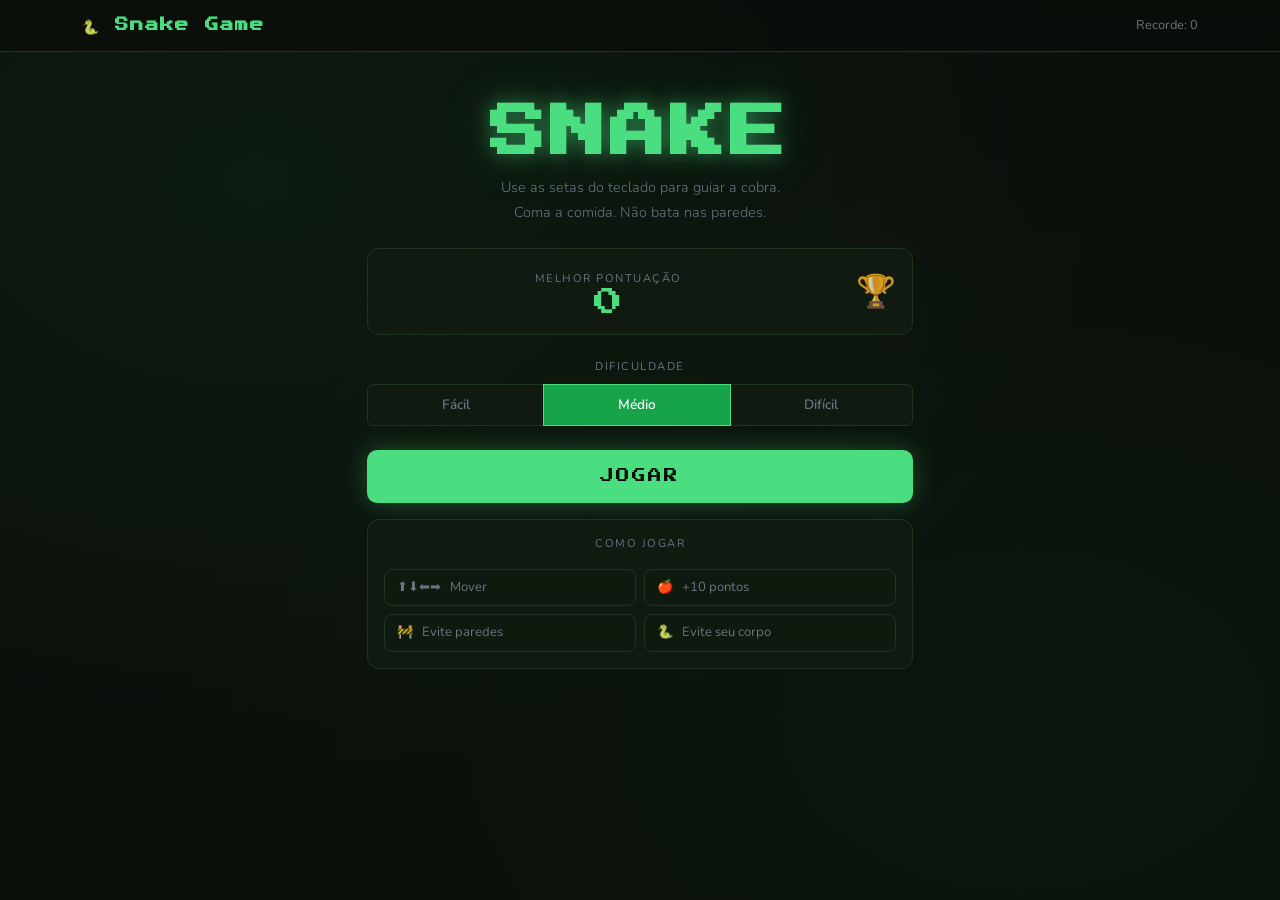
<file: index.html>
<!DOCTYPE html>
<html lang="pt-BR">
<head>
  <meta charset="UTF-8" />
  <meta name="viewport" content="width=device-width, initial-scale=1.0" />
  <title>Snake — Menu</title>
  <link href="https://cdn.jsdelivr.net/npm/bootstrap@5.3.3/dist/css/bootstrap.min.css" rel="stylesheet" />
  <link rel="stylesheet" href="index.css" />
</head>
<body>

  <nav class="navbar navbar-dark">
    <div class="container">
      <span class="navbar-brand fw-bold fs-4">🐍 Snake Game</span>
      <span class="navbar-text" id="nav-recorde">Recorde: 0</span>
    </div>
  </nav>

  <main class="container py-5">
    <div class="row justify-content-center">
      <div class="col-12 col-md-8 col-lg-6 text-center">

        <div class="titulo-bloco mb-4">
          <h1 class="display-3 fw-bold titulo-jogo">SNAKE</h1>
          <p class="lead subtitulo">Use as setas do teclado para guiar a cobra.<br>Coma a comida. Não bata nas paredes.</p>
        </div>

        <div class="card card-recorde mb-4">
          <div class="card-body py-3">
            <div class="row align-items-center">
              <div class="col">
                <span class="label-card">Melhor pontuação</span>
                <div class="valor-recorde" id="recorde-display">0</div>
              </div>
              <div class="col-auto">
                <span class="icone-trofeu">🏆</span>
              </div>
            </div>
          </div>
        </div>

        <div class="mb-4">
          <p class="label-secao mb-2">Dificuldade</p>
          <div class="btn-group w-100" role="group">
            <input type="radio" class="btn-check" name="dificuldade" id="facil" value="200" />
            <label class="btn btn-outline-dif" for="facil">Fácil</label>
            <input type="radio" class="btn-check" name="dificuldade" id="medio" value="130" checked />
            <label class="btn btn-outline-dif" for="medio">Médio</label>
            <input type="radio" class="btn-check" name="dificuldade" id="dificil" value="70" />
            <label class="btn btn-outline-dif" for="dificil">Difícil</label>
          </div>
        </div>

        <a href="jogo.html" class="btn btn-jogar w-100 mb-3" id="btn-jogar">
          JOGAR
        </a>

        <div class="card card-instrucoes">
          <div class="card-body">
            <p class="label-card mb-3">Como jogar</p>
            <div class="row g-2 text-start">
              <div class="col-6"><div class="instrucao-item">⬆⬇⬅➡ &nbsp; Mover</div></div>
              <div class="col-6"><div class="instrucao-item">🍎 &nbsp; +10 pontos</div></div>
              <div class="col-6"><div class="instrucao-item">🚧 &nbsp; Evite paredes</div></div>
              <div class="col-6"><div class="instrucao-item">🐍 &nbsp; Evite seu corpo</div></div>
            </div>
          </div>
        </div>

      </div>
    </div>
  </main>

  <script src="https://cdn.jsdelivr.net/npm/bootstrap@5.3.3/dist/js/bootstrap.bundle.min.js"></script>
  <script>
    const recorde = localStorage.getItem("snake_recorde") || 0;
    document.getElementById("recorde-display").textContent = recorde;
    document.getElementById("nav-recorde").textContent = "Recorde: " + recorde;

    document.getElementById("btn-jogar").addEventListener("click", () => {
      const dificuldadeSelecionada = document.querySelector('input[name="dificuldade"]:checked').value;
      localStorage.setItem("snake_velocidade", dificuldadeSelecionada);
    });
  </script>
</body>
</html>
</file>
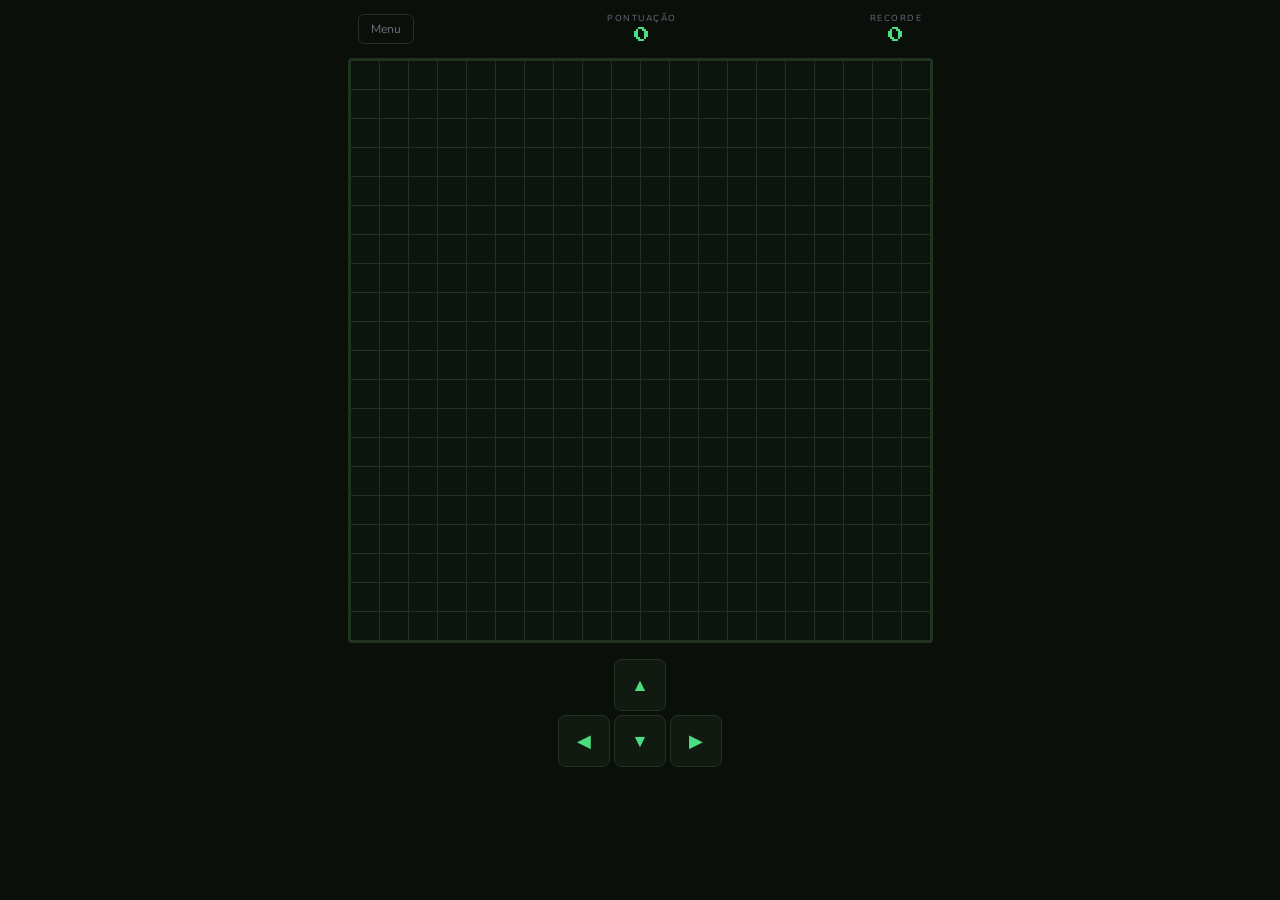
<file: jogo.html>
<!DOCTYPE html>
<html lang="pt-br">
<head>
    <meta charset="UTF-8">
    <meta name="viewport" content="width=device-width, initial-scale=1.0">
    <title>Cobra</title>
    <link rel="stylesheet" href="jogo.css">
</head>
<body>
    
    <!-- HUD -->
    <div class="hud">
        <a href="index.html" class="btn-menu">Menu</a>
        <div class="hud-centro">
            <span class="label-hud">Pontuação</span>
            <span class="valor-hud" id="pontuacao">0</span>
        </div>
        <div class="hud-direita">
            <span class="label-hud">Recorde</span>
            <span class="valor-hud" id="recorde">0</span>
        </div>
    </div>

    <!-- GRID DO JOGO -->

    <div class="arena">
        <div class="grade" id="grade"></div>

        <!-- TELA DE FIM DE JOGO -->
         <div class="overlay" id="overlay">
            <div class="overlay-conteudo">
                <p class="overlay-titulo" id="overlay-titulo">FIM DE JOGO</p>
                <p class="overlay-pontos" id="overlay-pontos">0 pontos</p>
                <p class="overlay-recorde" id="overlay-recorde"></p>
                <button class="btn-reiniciar" onclick="reiniciar()">Jogar novamente</button>
                <a href="index.html" class="btn-voltar">Voltar ao menu</a>
            </div>
         </div>
    </div>

    <!-- CONTROLES SMARTPHONE -->
    <div class="controles-smartphone">
        <div class="linha-controle">
            <button class="btn-direcao" onclick="mudarDirecao('ArrowUp')">▲</button>
        </div>
        <div class="linha-controle">
            <button class="btn-direcao" onclick="mudarDirecao('ArrowLeft')">◀</button>
            <button class="btn-direcao" onclick="mudarDirecao('ArrowDown')">▼</button>
            <button class="btn-direcao" onclick="mudarDirecao('ArrowRight')">▶</button>
        </div>
    </div>

    <script src="jogo.js"></script>
</body>
</html>
</file>
<file: index.css>
@import url('https://fonts.googleapis.com/css2?family=Nunito:ital,wght@0,200..1000;1,200..1000&family=Press+Start+2P&display=swap');

:root {
    --verde: #4ADE80;
    --verde-escuro: #16A34A;
    --fundo: #0A0F0A;
    --fundo-card: #111A11;
    --borda: #1F3320;
    --texto: #D1FAE5;
    --esmaecido: #6B7280;
}

* {
    box-sizing: border-box;
    margin: 0;
    padding: 0;
}

body {
    font-family: "Nunito", sans-serif;
    background-color: var(--fundo);
    color: var(--texto);
    min-height: 100vh;
    background-image:
        radial-gradient(ellipse at 20% 20%, rgba(74, 222, 128, 0.06) 0%, transparent 60%),
        radial-gradient(ellipse at 80% 80%, rgba(22, 163, 74, 0.05) 0%, transparent 60%);
}

/*NAVBAR*/
.navbar {
    background: rgba(10, 15, 10, 0.9);
    border-bottom: 1px solid var(--borda);
    backdrop-filter: blur(8px);
}

.navbar-brand {
    font-family: "Press Start 2P", monospace;
    font-size: 0.85rem !important;
    color: var(--verde) !important;
    letter-spacing: 1px;
}

.navbar-text {
    font-size: 0.8rem;
    color: var(--esmaecido);
}

/*TÍTULO*/
.titulo-jogo {
    font-family: "Press Start 2P", monospace;
    font-size: clamp(2rem, 8vw, 3.5rem) !important;
    color: var(--verde);
    text-shadow:
        0 0 20px rgba(74, 222, 128, 0.5),
        0 0 60px rgba(74, 222, 128, 0.2);
    line-height: 1.2;
    letter-spacing: 4px;
}

.subtitulo {
    color: var(--esmaecido);
    font-size: 0.9rem;
    line-height: 1.7;
}

/*CARDS*/
.card-recorde,
.card-instrucoes {
    background: var(--fundo-card);
    border: 1px solid var(--borda);
    border-radius: 12px;
    color: var(--texto);
}

.label-card {
    font-size: 0.7rem;
    text-transform: uppercase;
    letter-spacing: 1.5px;
    color: var(--esmaecido);
    margin-bottom: 4px;
}

.valor-recorde {
    font-family: "Press Start 2P", monospace;
    font-size: 1.8rem;
    color: var(--verde);
    line-height: 1;
}

.icone-trofeu {
    font-size: 2rem;
    opacity: 0.8;
}

/*DIFICULDADE*/
.label-secao {
    font-size: 0.7rem;
    text-transform: uppercase;
    letter-spacing: 1.5px;
    color: var(--esmaecido);
}

.btn-outline-dif {
    background: var(--fundo-card);
    border-color: var(--borda);
    color: var(--esmaecido);
    font-weight: 600;
    font-size: 0.85rem;
    padding: 10px;
    transition: all 0.2s;
}

.btn-check:checked + .btn-outline-dif {
    background: var(--verde-escuro);
    border-color: var(--verde);
    color: #FFFFFF;
}

.btn-outline-dif:hover {
    background: #1A2E1A !important;
    border-color: var(--verde) !important;
    color: var(--verde) !important;
}

.btn-jogar {
    font-family: "Press Start 2P", monospace;
    font-size: 0.85rem;
    background: var(--verde);
    color: #0A0F0A;
    border: none;
    border-radius: 10px;
    padding: 16px;
    letter-spacing: 2px;
    text-decoration: none;
    display: block;
    transition: all 0.2s;
    box-shadow: 0 0 24px rgba(74, 222, 128, 0.3);
}

.btn-jogar:hover {
    background: #86EFAC;
    color: #0A0F0A;
    box-shadow: 0 0 40px rgba(74, 222, 128, 0.5);
    transform: translateY(-2px);
}

/*INSTRUÇÕES*/
.instrucao-item {
    background: #0F1A0F;
    border: 1px solid var(--borda);
    border-radius: 8px;
    padding: 8px 12px;
    font-size: 0.82rem;
    color: var(--esmaecido);
}
</file>
<file: jogo.css>
@import url('https://fonts.googleapis.com/css2?family=Nunito:ital,wght@0,200..1000;1,200..1000&family=Press+Start+2P&display=swap');

:root {
    --verde: #4ADE80;
    --verde-escuro: #16A34A;
    --verde-cabeca: #86EFAC;
    --comida: #F87171;
    --fundo: #0A0F0A;
    --fundo-grade: #0D140D;
    --borda: #1F3320;
    --texto: #D1FAE5;
    --esmaecido: #6B7280;
    --tamanho-celula: 28px;
    --colunas: 20;
}

* {
    box-sizing: border-box;
    margin: 0;
    padding: 0;
}

body {
    font-family: "Nunito", sans-serif;
    background: var(--fundo);
    color: var(--texto);
    min-height: 100vh;
    display: flex;
    flex-direction: column;
    align-items: center;
    overflow: hidden;
    user-select: none;
}

.hud {
    width: 100%;
    max-width: calc(var(--tamanho-celula) * var(--colunas) + 4px);
    display: flex;
    align-items: center;
    justify-content: space-between;
    padding: 12px 0;
    gap: 8px;
}

.btn-menu {
    font-size: 0.75rem;
    color: var(--esmaecido);
    text-decoration: none;
    padding: 6px 12px;
    border: 1px solid var(--borda);
    border-radius: 6px;
    transition: color 0.2s, border-color 0.2s;
    white-space: nowrap;
}

.btn-menu:hover {
    color: var(--verde);
    border-color: var(--verde);
}

.hud-centro,
.hud-direita {
    display: flex;
    flex-direction: column;
    align-items: center;
}

.label-hud {
    font-size: 0.55rem;
    text-transform: uppercase;
    letter-spacing: 1.5px;
    color: var(--esmaecido);
}

.valor-hud {
    font-family: "Press Start 2P", monospace;
    font-size: 1rem;
    color: var(--verde);
    line-height: 1.4;
}

.arena {
    position: relative;
}

.grade {
    display: grid;
    grid-template-columns: repeat(var(--colunas), var(--tamanho-celula));
    grid-template-rows: repeat(var(--colunas), var(--tamanho-celula));
    background: var(--fundo-grade);
    border: 2px solid var(--borda);
    border-radius: 4px;
    gap: 1px;
    padding: 1px;
    background-image:
        linear-gradient(var(--borda) 1px, transparent 1px),
        linear-gradient(90deg, var(--borda) 1px, transparent 1px);
    background-size: calc(var(--tamanho-celula) + 1px) calc(var(--tamanho-celula) + 1px);
}

.celula {
    width: var(--tamanho-celula);
    height: var(--tamanho-celula);
    border-radius: 2px;
    transition: background-color 0.05s;
}

.celula.cobra {
    background-color: var(--verde);
    border-radius: 4px;
    box-shadow: 0 0 6px rgba(74, 222, 128, 0.4);
}

.celula.cabeca {
    background-color: var(--verde-cabeca);
    border-radius: 6px;
    box-shadow: 0 0 12px rgba(134, 239, 172, 0.7);
}

.celula.comida {
    background-color: var(--comida);
    border-radius: 50%;
    box-shadow: 0 0 10px rgba(248, 113, 113, 0.6);
    animation: pulsar 0.8s ease-in-out infinite alternate;
}

@keyframes pulsar {
    from {
        transform: scale(0.85);
    }

    to {
        transform: scale(1.05);
    }
}

/* OVERLAY GAME OVER */
.overlay {
    position: absolute;
    inset: 0;
    background: rgba(10, 15, 10, 0.92);
    display: none;
    align-items: center;
    justify-content: center;
    border-radius: 4px;
    backdrop-filter: blur(4px);
}

.overlay.visivel {
    display: flex;
}

.overlay-conteudo {
    text-align: center;
    display: flex;
    flex-direction: column;
    align-items: center;
    gap: 12px;
}

.overlay-titulo {
    font-family: "Press Start 2P", monospace;
    font-size: 1.4rem;
    color: var(--comida);
    text-shadow: 0 0 20px rgba(248, 113, 113, 0.5);
}

.overlay-pontos {
    font-family: "Press Start 2P", monospace;
    font-size: 1rem;
    color: var(--verde);
}

.overlay-recorde {
    font-size: 0.82rem;
    color: var(--esmaecido);
    min-height: 20px;
}

.btn-reiniciar {
    font-family: "Press Start 2P", monospace;
    font-size: 0.7rem;
    background: var(--verde);
    color: #0a0f0a;
    border: none;
    border-radius: 8px;
    padding: 14px 24px;
    cursor: pointer;
    letter-spacing: 1px;
    margin-top: 4px;
    transition: background 0.2s, transform 0.1s;
}

.btn-reiniciar:hover {
    background: #86efac;
    transform: translateY(-2px);
}

.btn-voltar {
    font-size: 0.8rem;
    color: var(--esmaecido);
    text-decoration: none;
    transition: color 0.2s;
}

.btn-voltar:hover {
    color: var(--verde);
}

/* CONTROLES MOBILE */
.controles-smartphone {
    margin-top: 16px;
    display: flex;
    flex-direction: column;
    align-items: center;
    gap: 4px;
}

.linha-controle {
    display: flex;
    gap: 4px;
}

.btn-direcao {
    width: 52px;
    height: 52px;
    background: #111a11;
    border: 1px solid var(--borda);
    border-radius: 8px;
    color: var(--verde);
    font-size: 1.1rem;
    cursor: pointer;
    transition: background 0.15s;
}

.btn-direcao:hover,
.btn-direcao:active {
    background: #1a2e1a;
}
</file>
